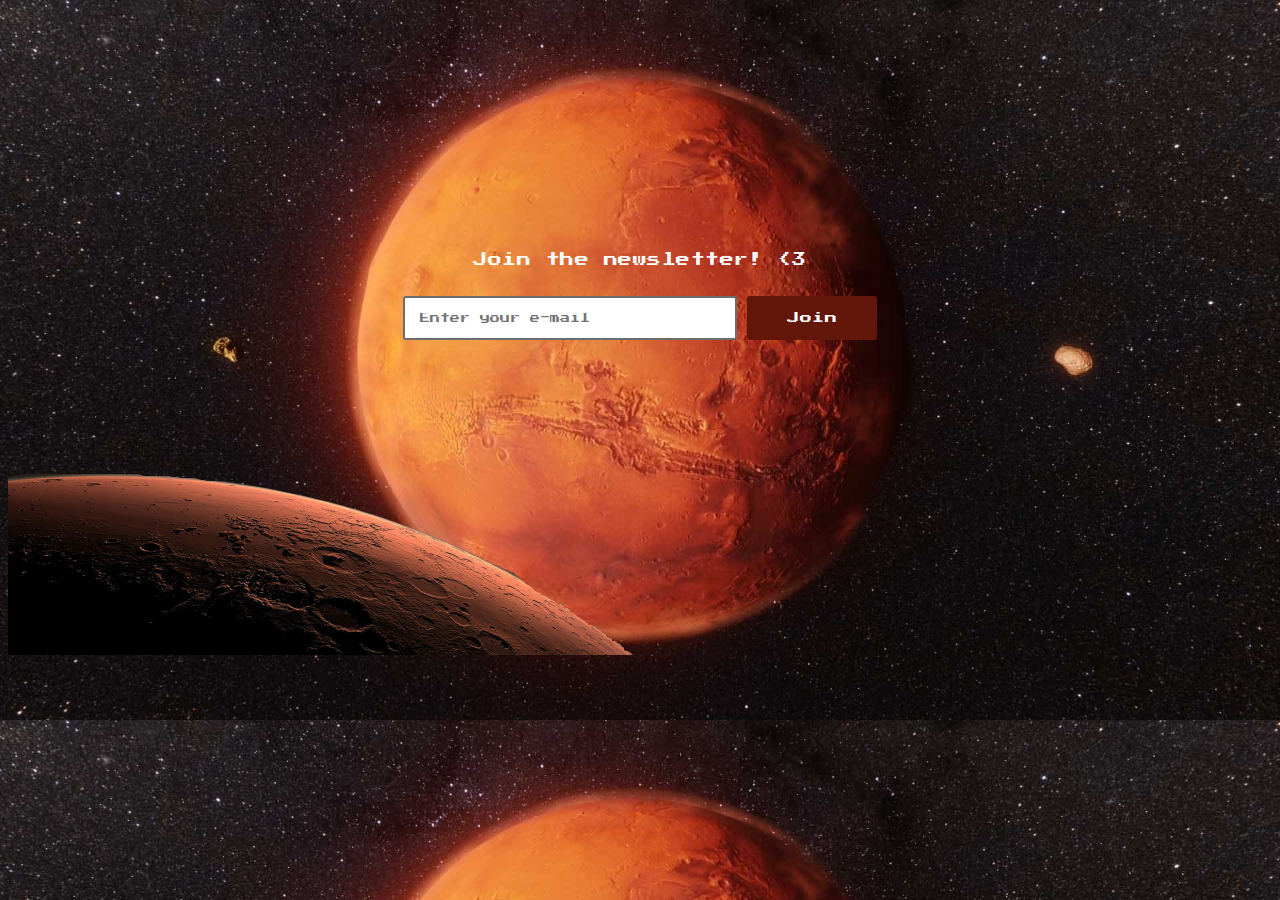
<file: index.html>
<!DOCTYPE html>
<html>
    <head>
        <title>SignUp</title>
        <link rel="stylesheet" href="style.css">
        <link rel="stylesheet" href="https://fonts.googleapis.com/css?family=Press+Start+2P">
        
    </head>

<body>
<section class="Signup">
    <div class="Signup__text">
      Join the newsletter! &lt3
    </div>
    <form class="Signup__form" id="newsletter" action="auth.php" method="post">
      <input type="text" placeholder="Enter your e-mail" name="Email" required>
      <button form="newsletter" type="submit" class="Signup__button" action="auth.php" method="post" >Join</button>
    </form>
</section>
<section>
    <div class="png-img">
      <img src="mars_fg2.png">
    </div>
</section>
<script src="script.js"></script>
</body>
</html>
</file>
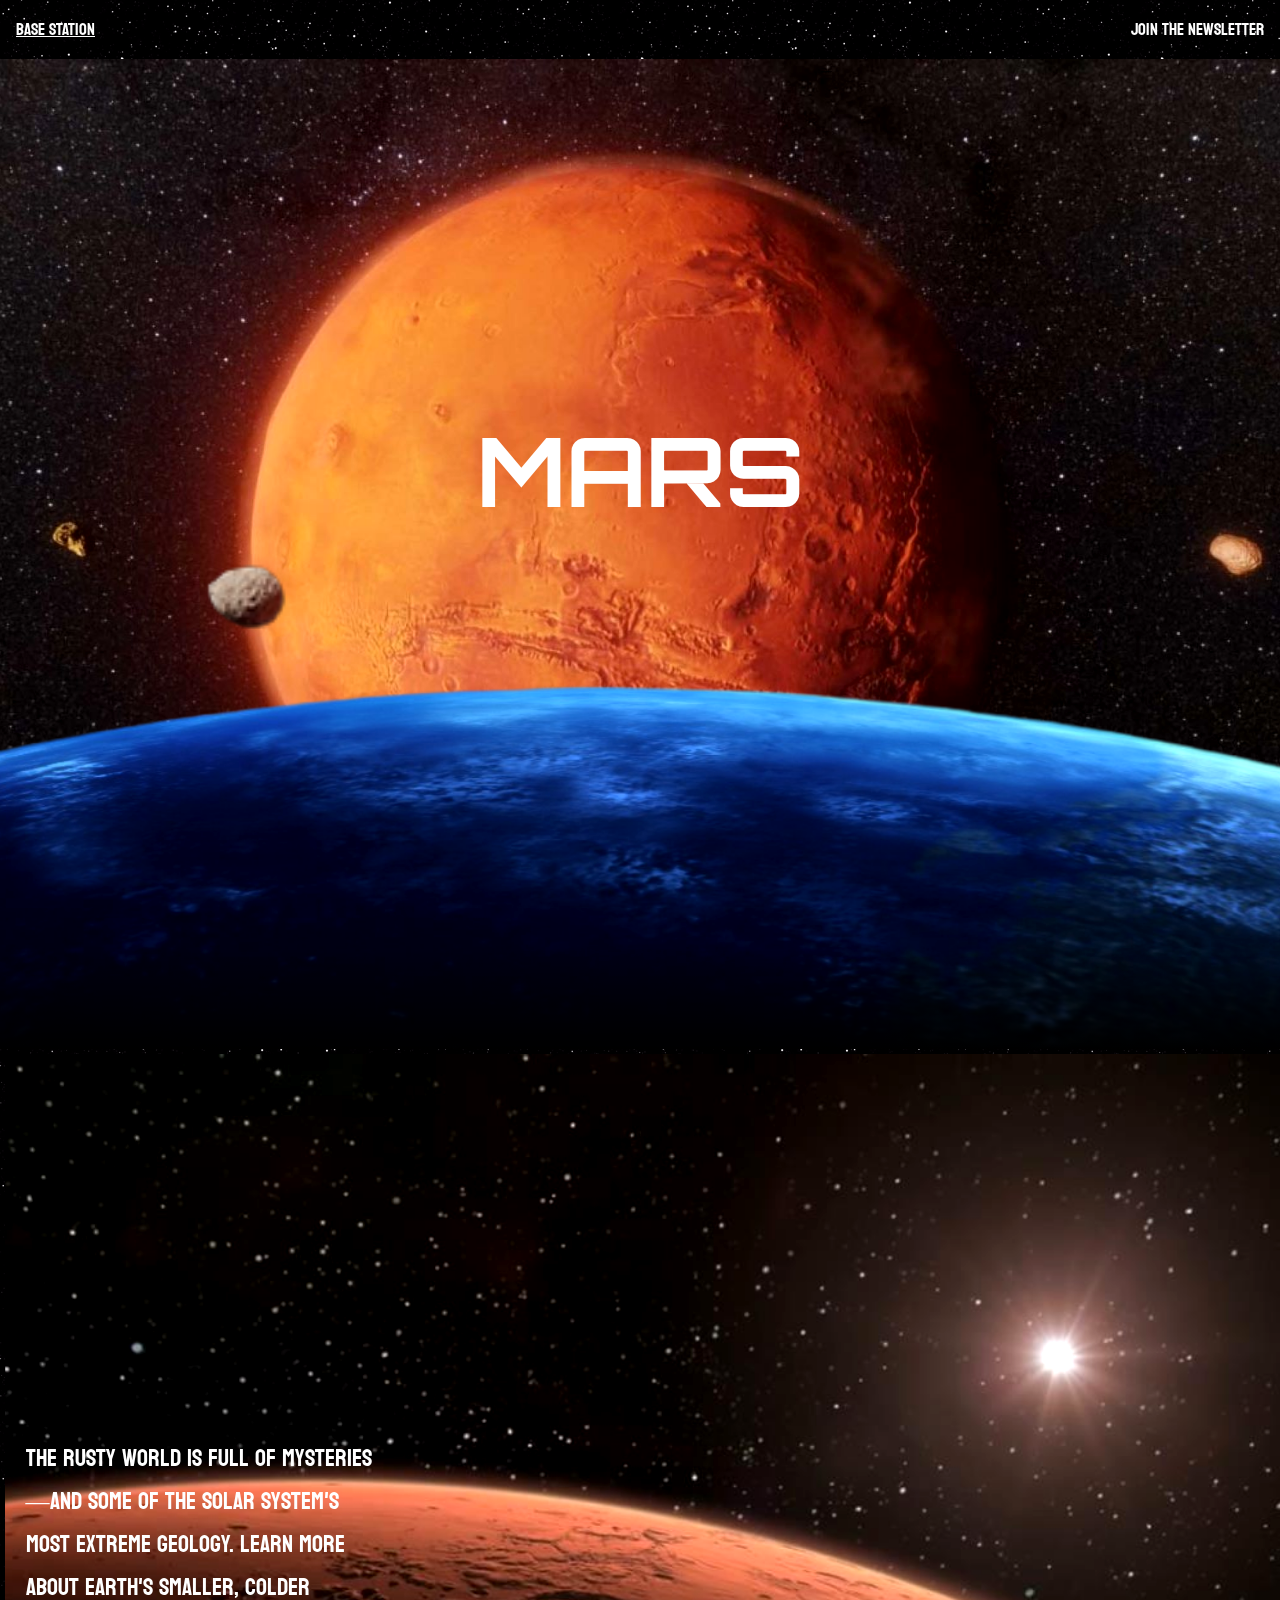
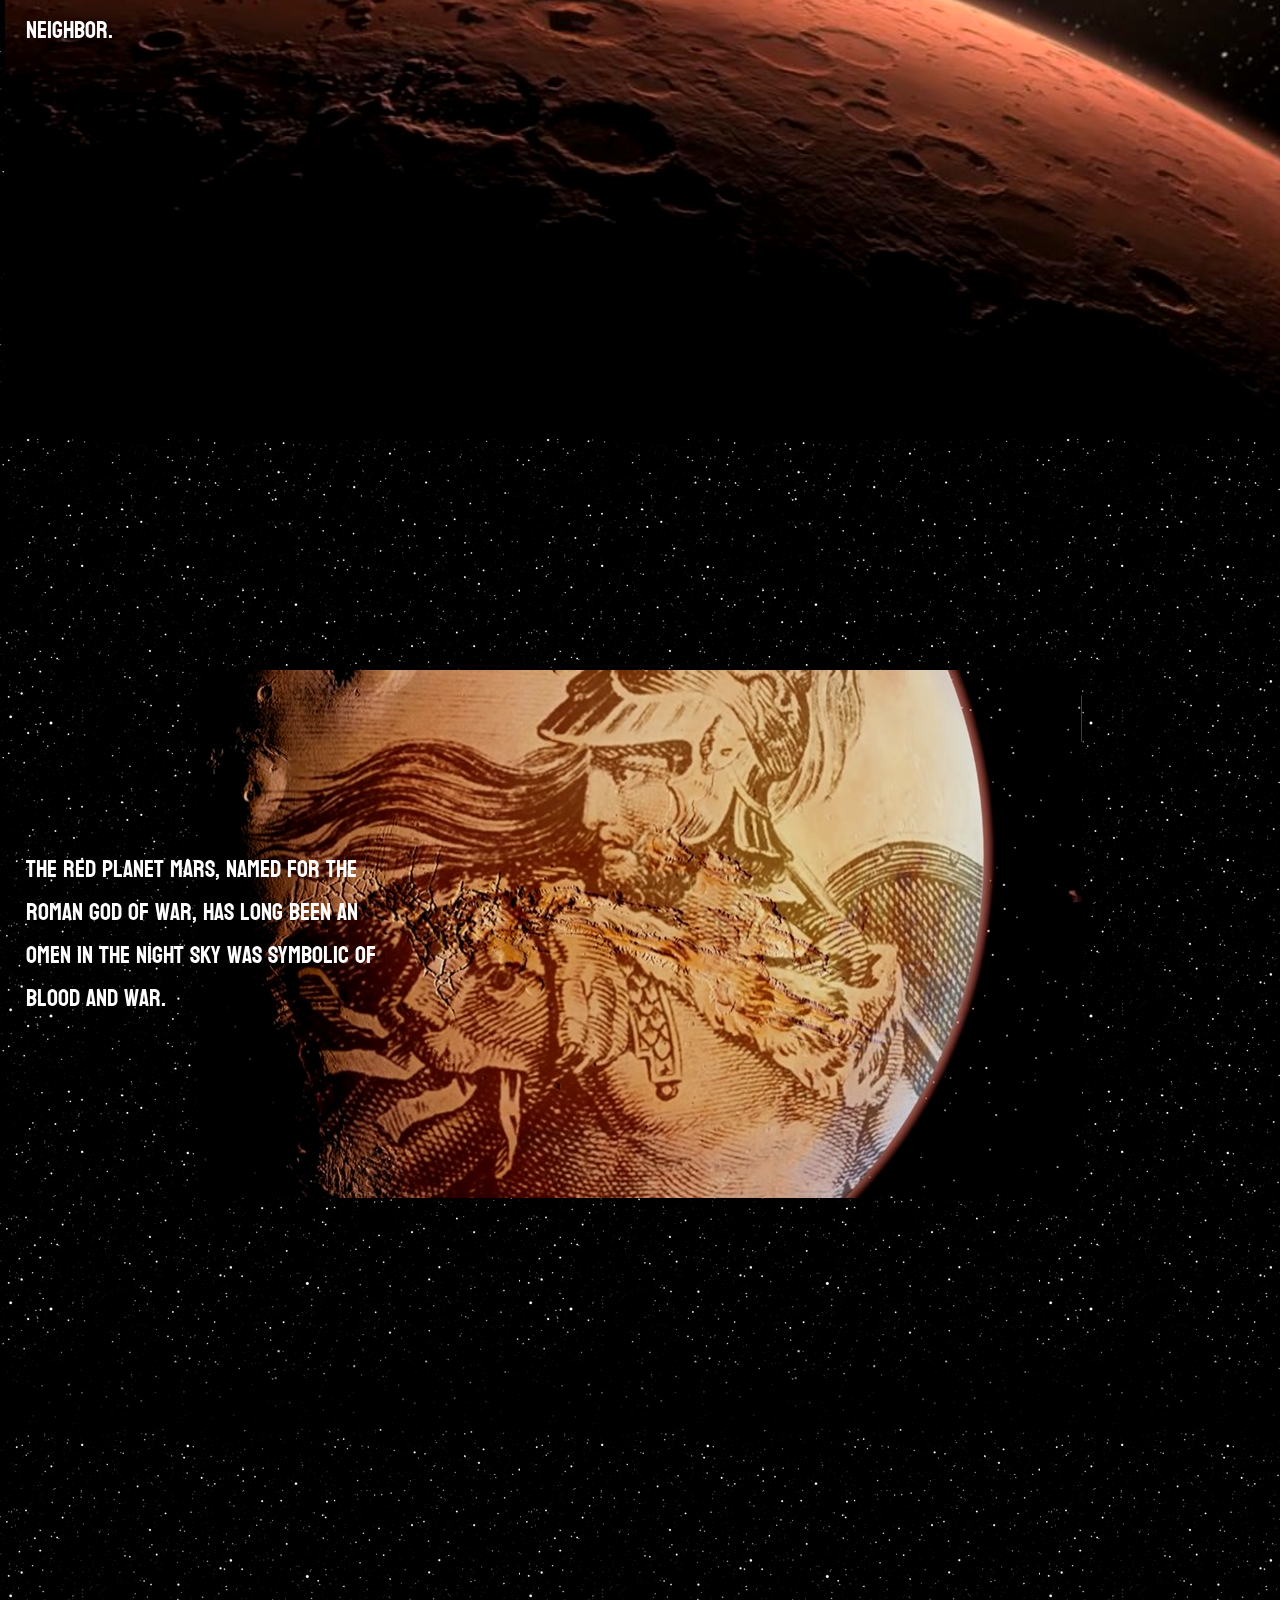
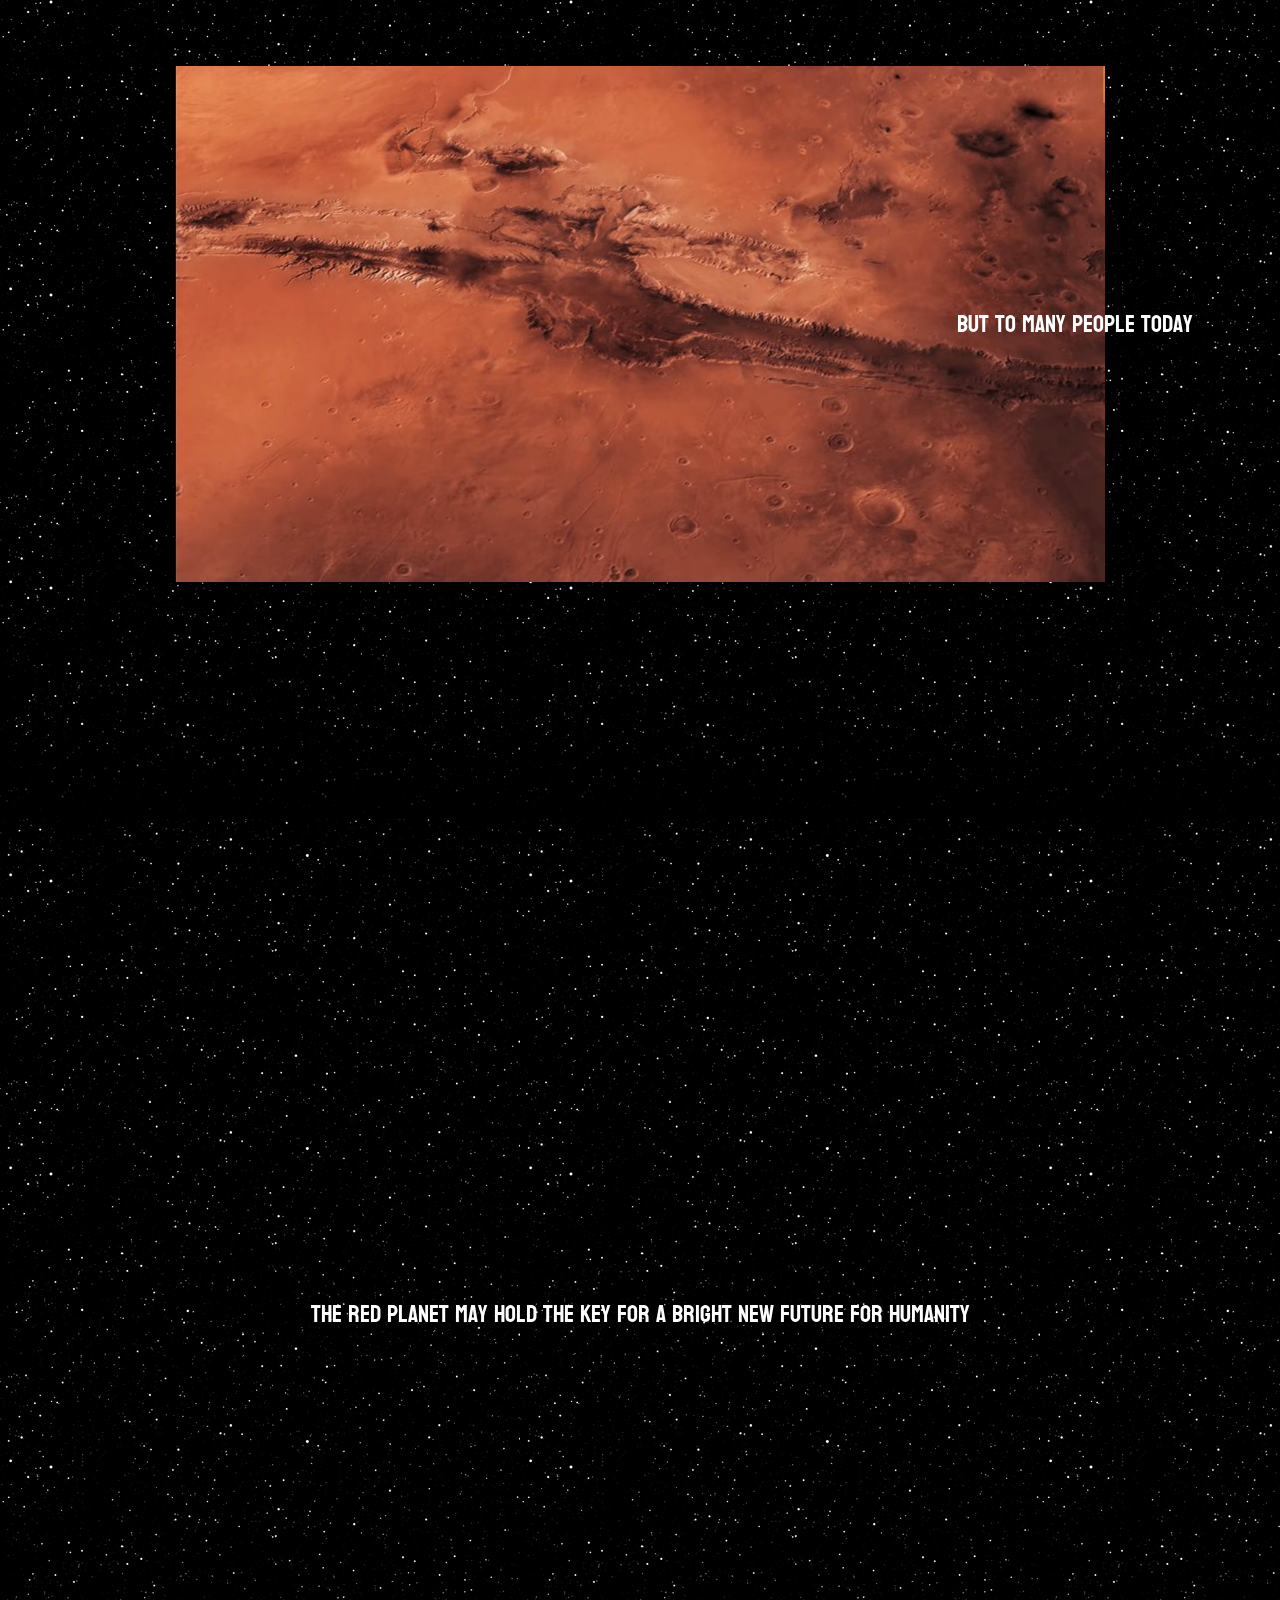
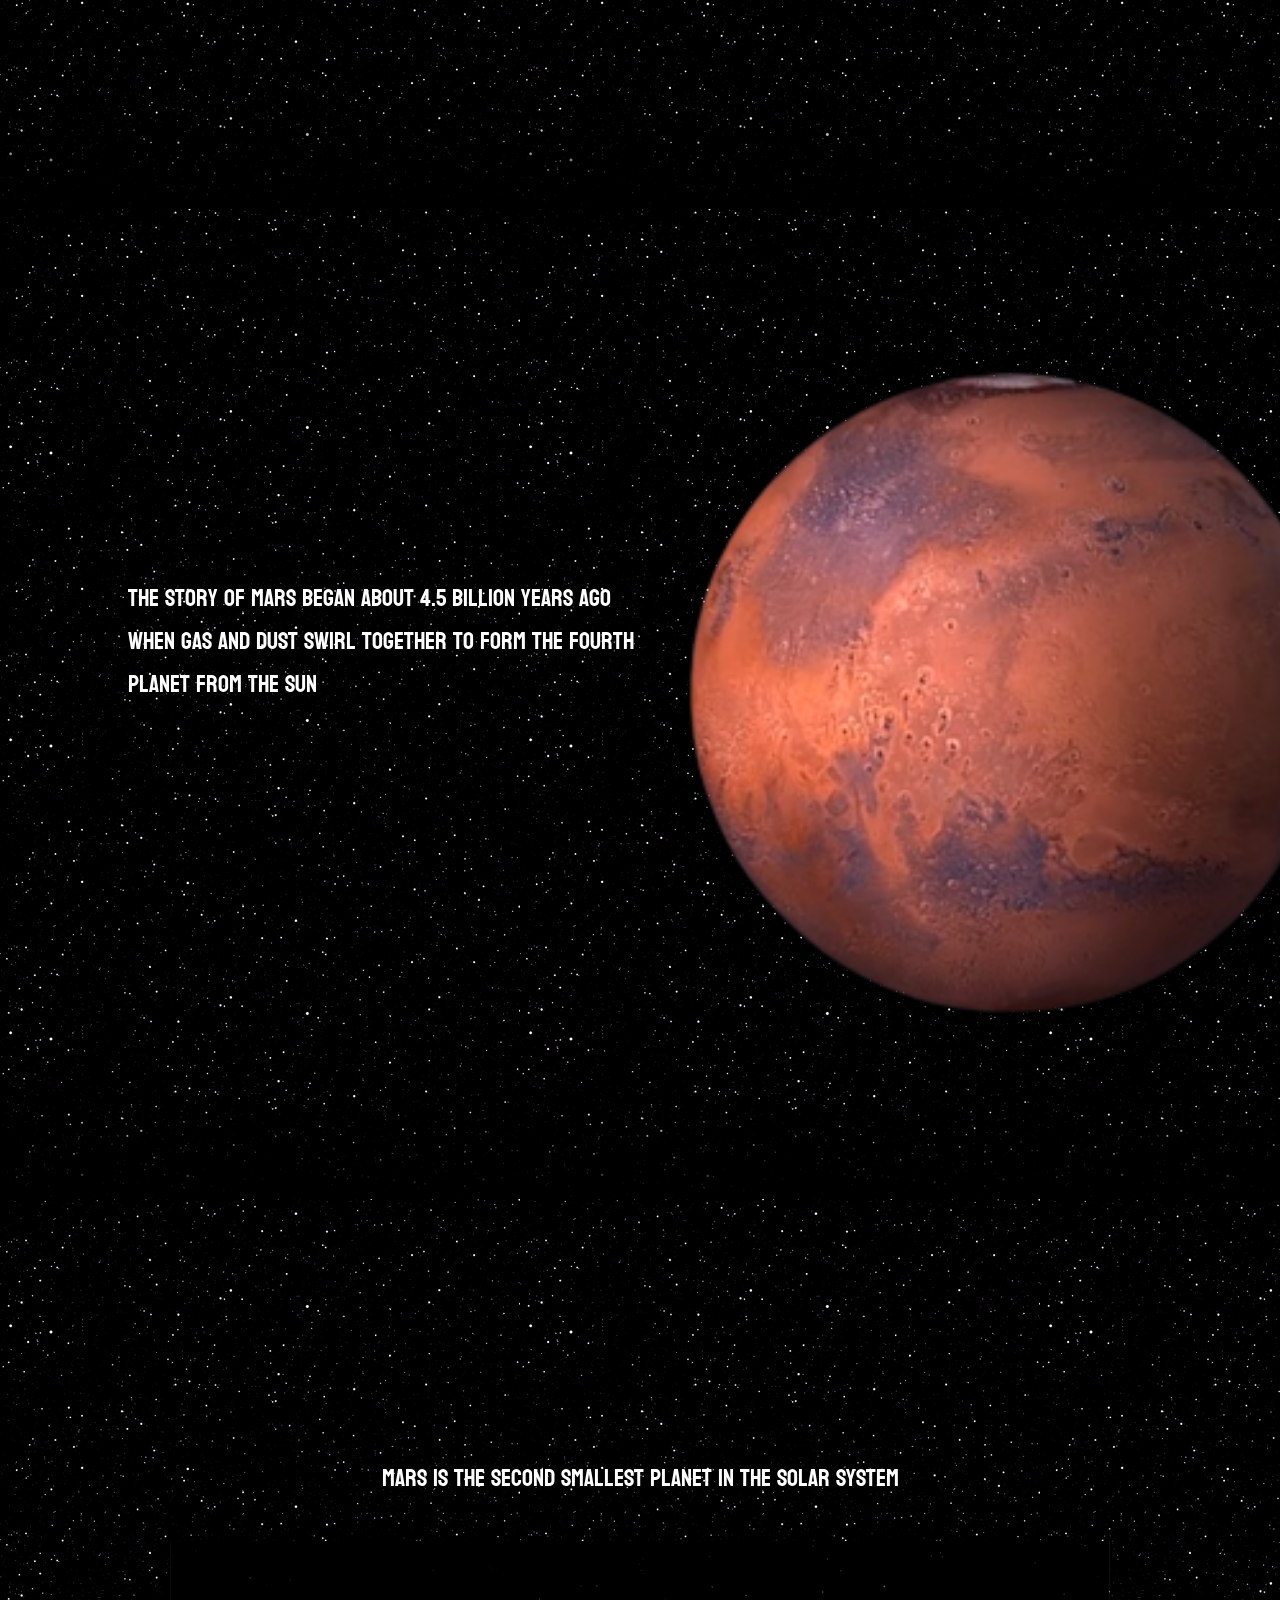
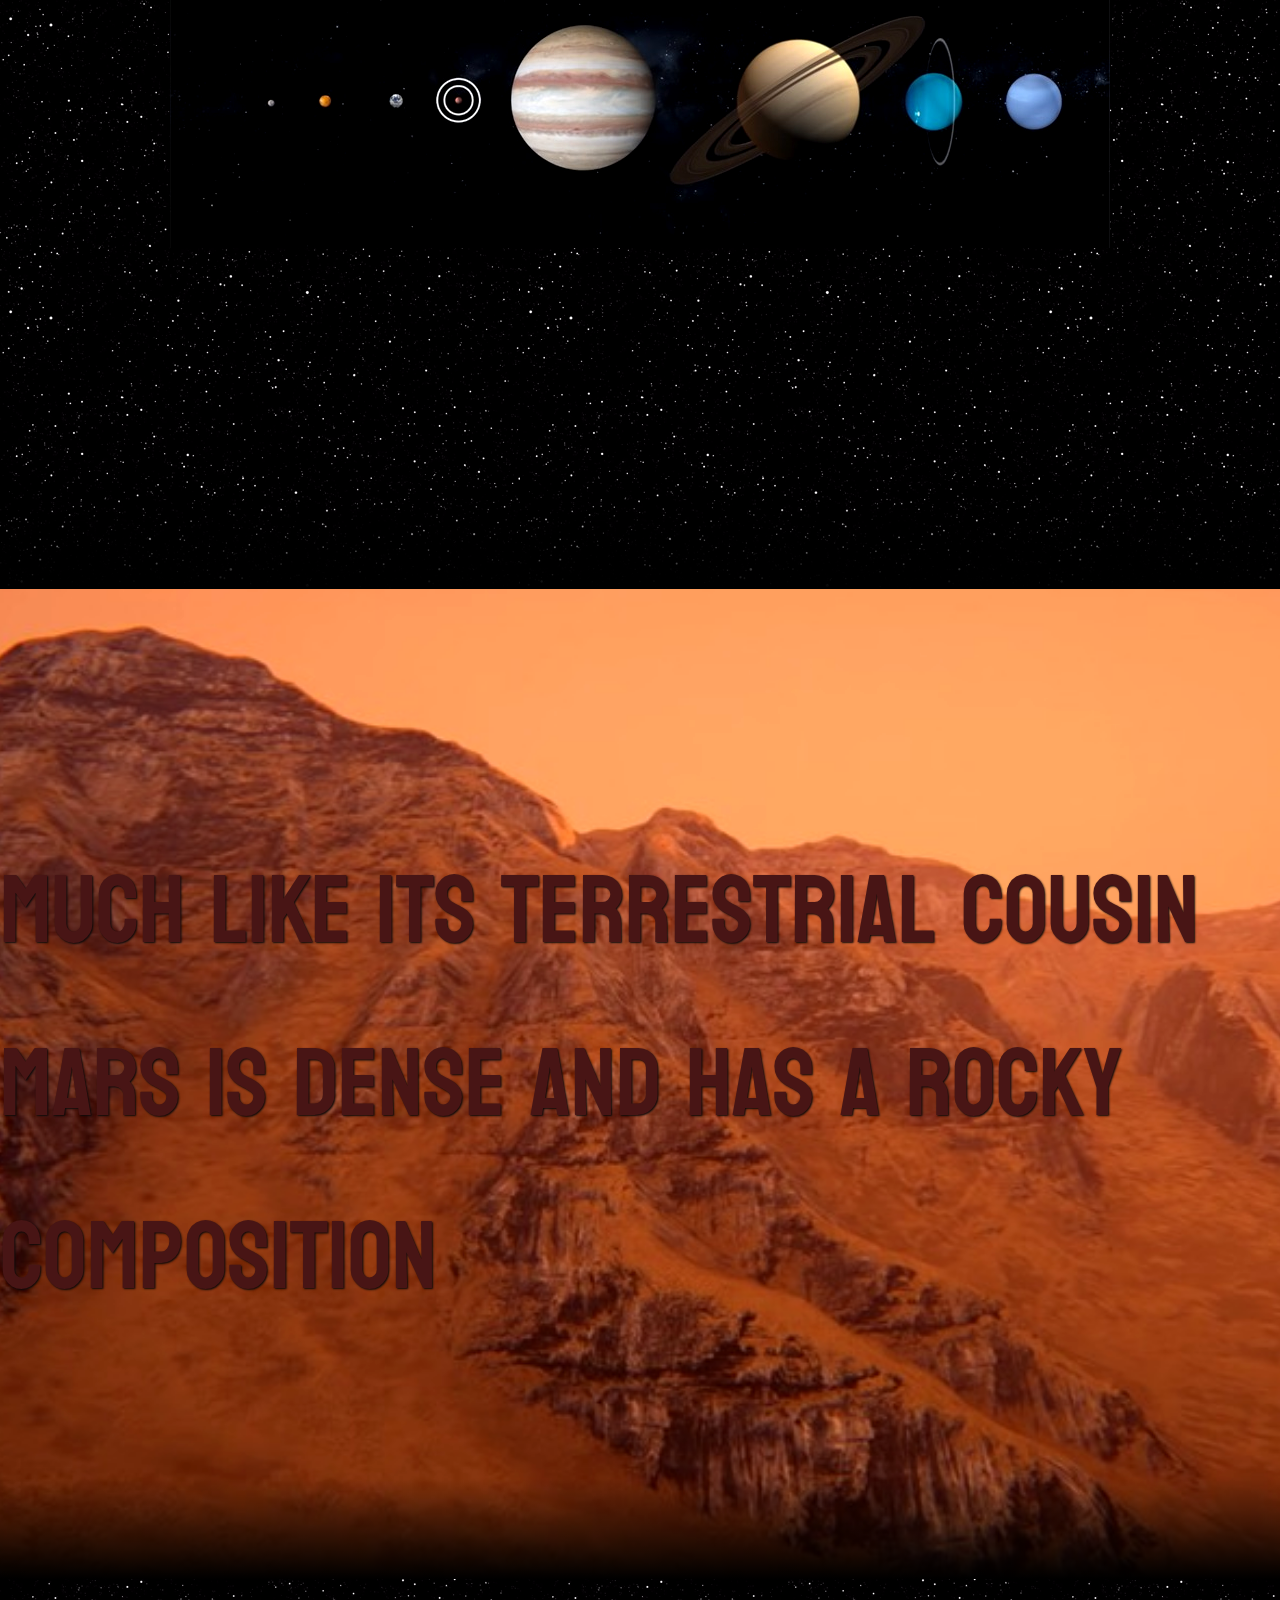
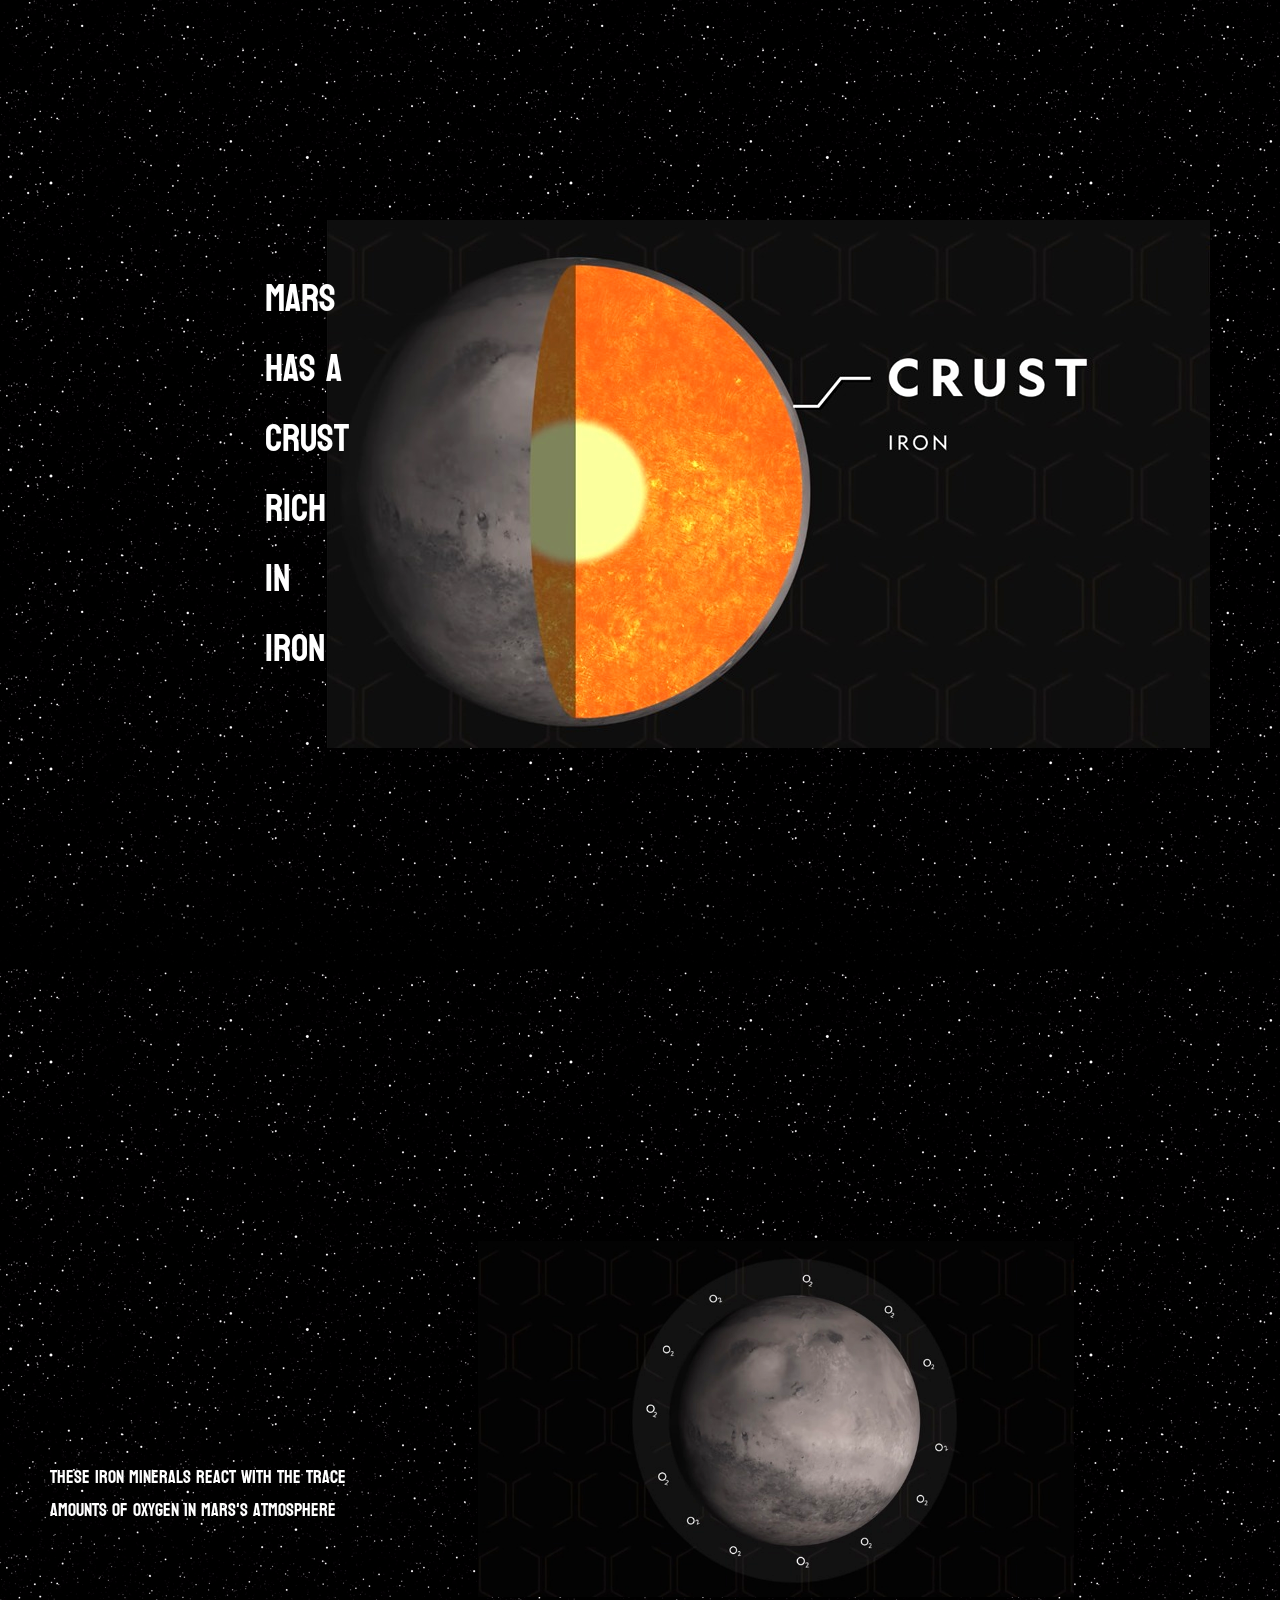
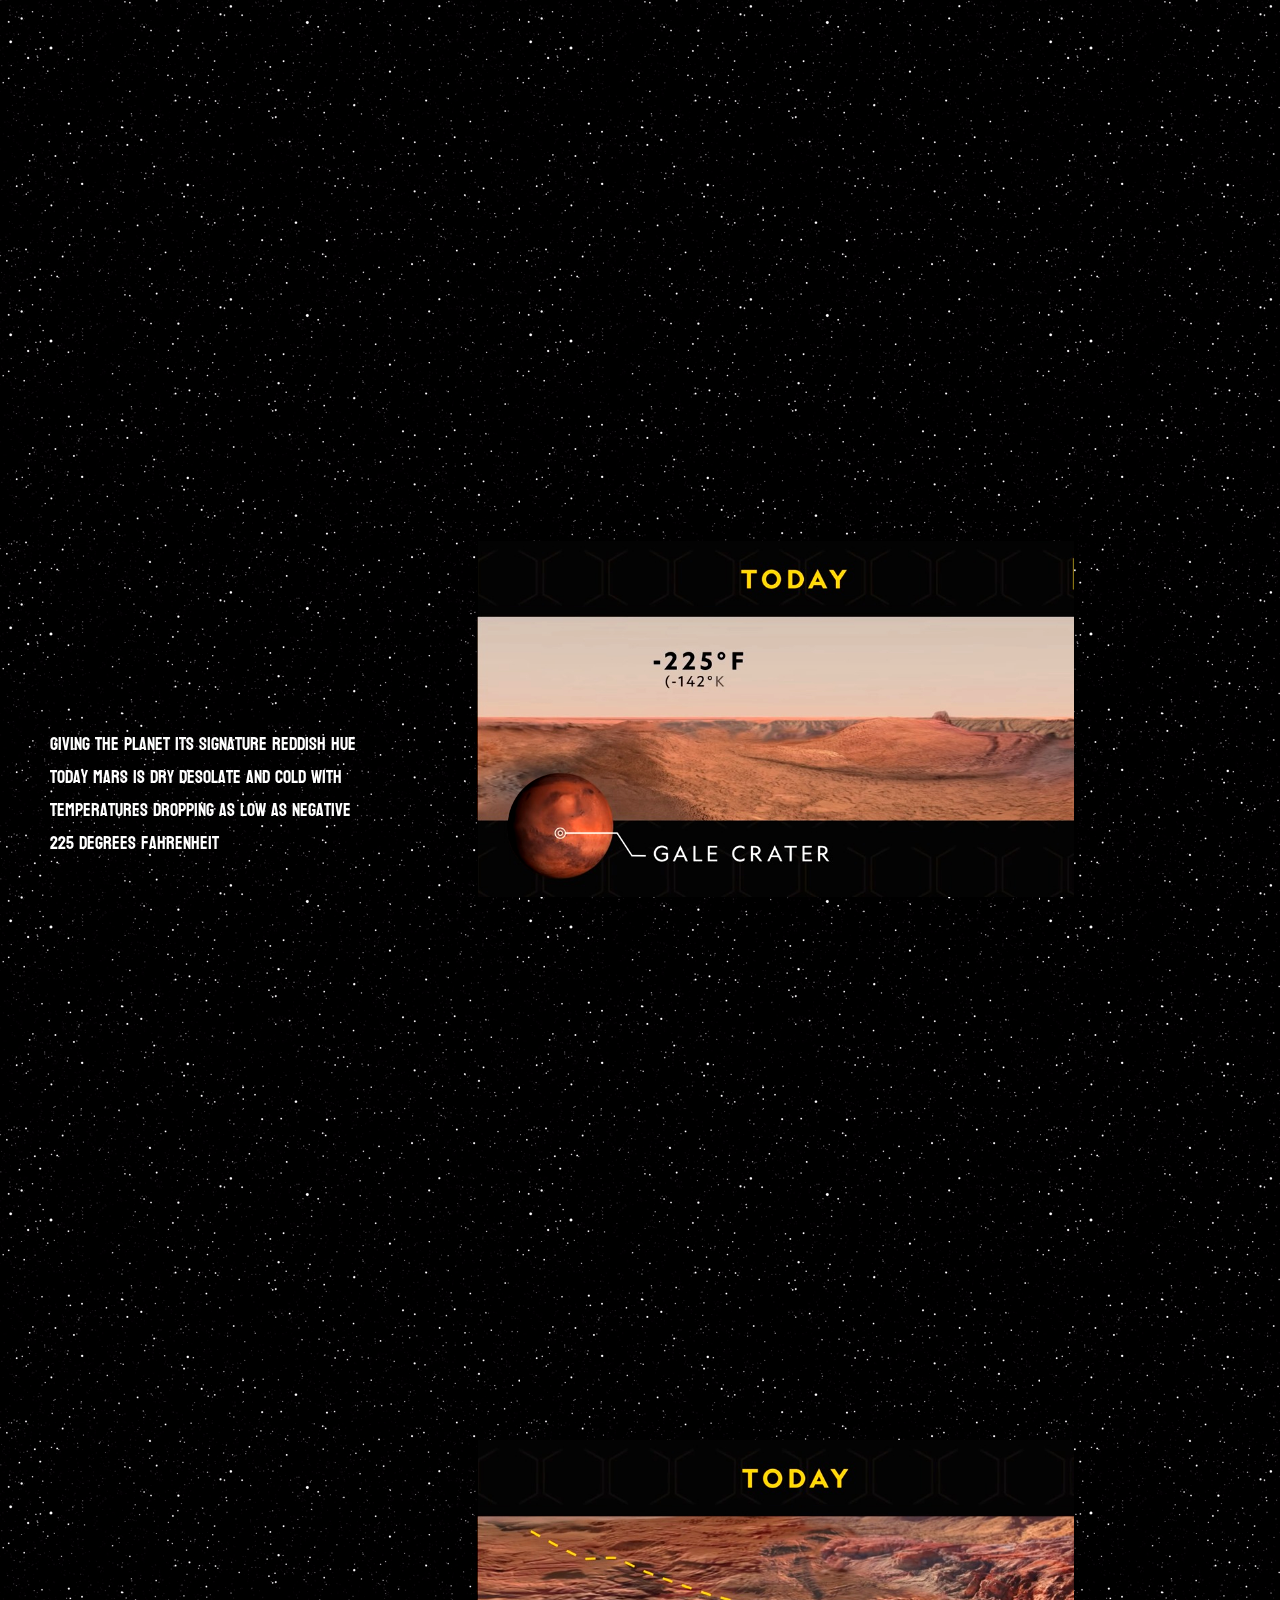
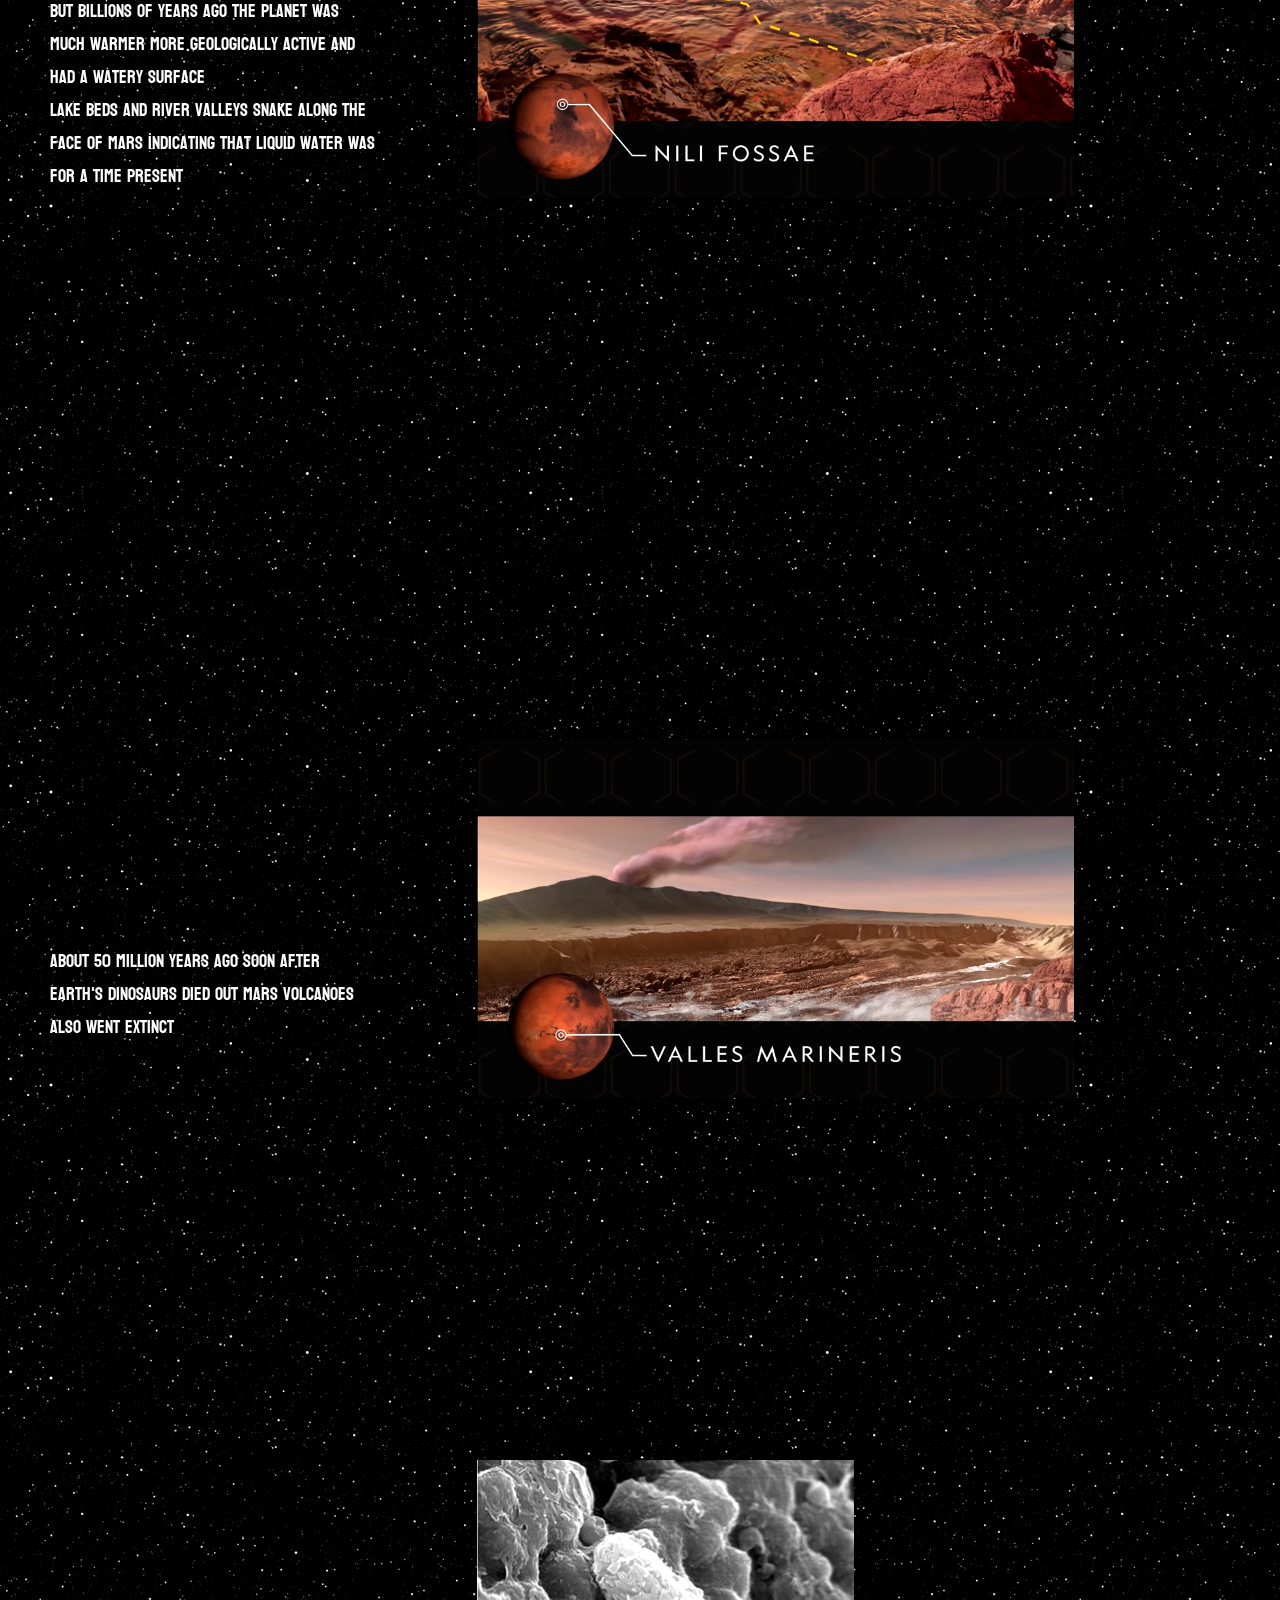
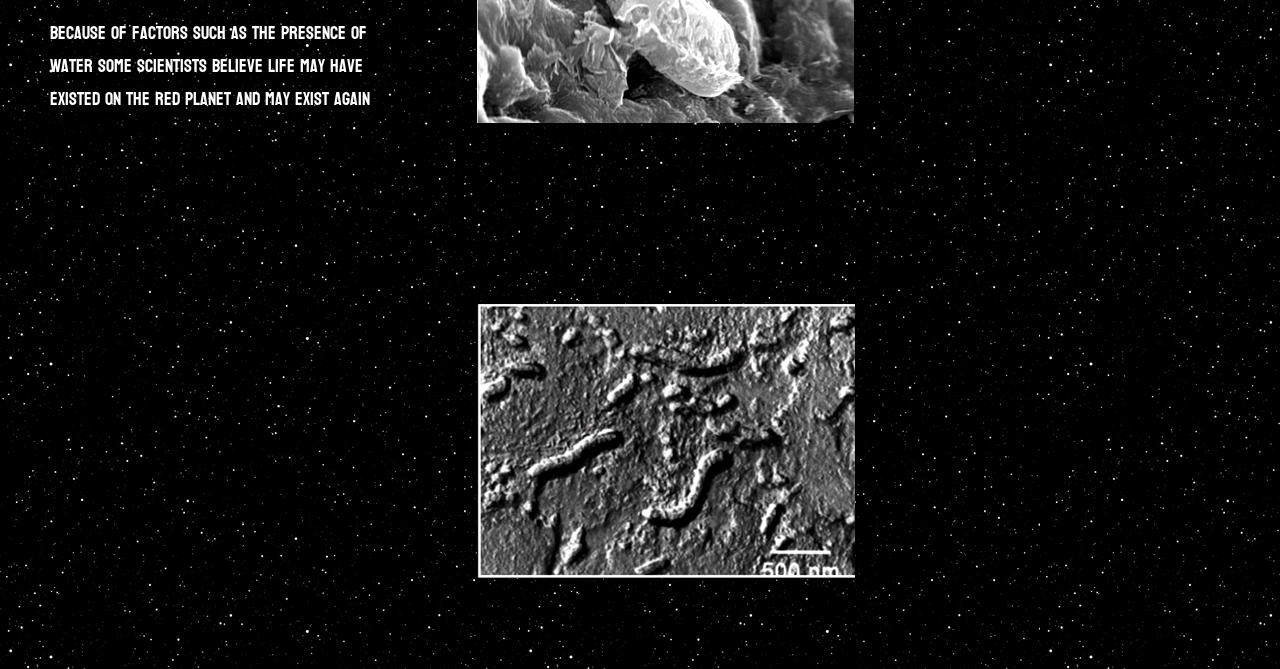
<file: basestation/index.html>
<!DOCTYPE html>
<html>
    <head>
        <meta charset="utf-8">
        <meta http-equiv="X-UA-Compatible" content="IE=edge">
        <title>image hover effect</title>
        <meta name="description" content="">
        <meta name="viewport" content="width=device-width, initial-scale=1">
        <link rel="stylesheet" href="style.css">
        <link rel="preconnect" href="https://fonts.googleapis.com">
<link rel="preconnect" href="https://fonts.gstatic.com" crossorigin>
<link href="https://fonts.googleapis.com/css2?family=Koulen&family=Orbitron:wght@500&display=swap" rel="stylesheet">

    </head>
    <body>
        
        <header>
            <div class="topnav" id="myTopnav">
                <a href="#home" class="active" onclick="alertMessage()">BASE STATION</a>
                <a href="C:\xampp\htdocs\newsletter\index.html">join the newsletter</a>
            </div>
        </header>
       
        <section> 
            <img  src="mars_bg2.jpeg" id="bg" >
            <img src="0_planet-Mars-with-it-moons-Phobos-and-Deimos-removebg-preview.png" id="moon">
            <!-- add two different images for moon and have them move in different directions -->
            <img src="earth-wallpapers-4-removebg.png" id="earth">
            <h2 id="text">MARS</h2>   
        </section>

        <section>
            <img src="mars_content/pic1.jpg" id="imgone">
            <div id="txtone"><p>The rusty world is full of mysteries—and some of the solar system's most extreme geology. 
                Learn more about Earth's smaller, colder neighbor.</p></div>
        </section>

        <section>
            <img src="mars_content/pic2.jpg" id="imgtwo">
            <div id="txttwo"><p>The red planet Mars, named for the Roman god of war, has long been an omen in the night sky was symbolic of blood and war. </p></div>
        </section>

        <section>
            <img src="mars_content/pic3.jpeg" id="imgthree">
            <div id="txtthree"><p>but to many people today</p></div>
            <!-- <img src="mars_content/pic4-new.png" id="imgfour"> -->
        </section>

        <section>
            
            <div id="txtfour"><p>the red planet may hold the key
                for a bright new future for humanity</p></div>
        </section>
        
        <section>
            <img src="mars_content/pic5-removebg.png" id="imgfive">
            <div id="txtfive"><p><br><br><br><br><br><br><br><br><br>the story of mars began about 4.5
                billion years ago when gas and dust
                swirl together to form the fourth planet
                from the sun</p></div>
        </section>

        <section>
            <div id="txtsix"><p> mars is the second smallest planet in
                the solar system</p></div>
            <img src="mars_content/pic6.jpeg" id="imgsix"> 
        </section>

        <section>
            <img src="mars_content/pic9.jpeg" id="imgnine">
            <div id="txtnine"><p>much like its terrestrial cousin mars is
                dense and has a rocky composition</p></div>
        </section>

        <section>
            <img src="mars_content/pic12.jpeg" id="imgtwl">
            <div id="txttwl"><p>Mars has a crust rich in iron</p></div>
        </section>

        

        <div class="story"> 
            <p class="storytext">
              these iron minerals react with the trace
              amounts of oxygen in mars's atmosphere
            </p>
            <img id="mars-rust" onmouseover="setNewImg()" onmouseout="setOldImg()" class="storyimg" src="mars_content/pic13.jpeg">
          </div>
  
         
        
          <div class="story"> 
            <p class="storytext">
              giving the planet its signature reddish hue <br>
              today mars is dry desolate and cold with temperatures dropping as low as negative
              225 degrees fahrenheit 
            </p>
            <img id="gale-center" onmouseover="setNewImg()" onmouseout="setOldImg()" class="storyimg" src="mars_content/pic16.jpeg">
          </div>
  
        
  
          <div class="story"> 
            <p class="storytext">
              but billions of years ago the planet was
              much warmer more geologically active and
              had a watery surface <br>
              lake beds and river valleys snake along
              the face of mars indicating that liquid
              water was for a time present 
            </p>
            <img id="nili" onmouseover="setNewImg()" onmouseout="setOldImg()" class="storyimg" src="mars_content/pic19.jpeg">
          </div>
  
          <div class="story"> 
            <p class="storytext">
              about 50 million years ago soon
              after earth's dinosaurs died out mars
              volcanoes also went extinct
            </p>
            <img id="volcano" onmouseover="setNewImg()" onmouseout="setOldImg()" class="storyimg" src="mars_content/pic22.jpeg">
          </div>
  
          
        <div class="story"> 
            <p class="storytext">    
            because of factors such as the presence
            of water some scientists believe life
            may have existed on the red planet and
            may exist again
          </p>
            <img class="storyimg" src="mars_content/pic29.jpeg">
            <img class="storyimg" src="mars_content/pic30.jpeg">
          </div>



        <script src="script.js" async defer></script>
    </body>
</html>
</file>
<file: style.css>
.Signup{
	margin-top: 250px;
	z-index: 2;
}

body{
	background-image: url("WhatsApp\ Image\ 2022-05-09\ at\ 11.42.33\ AM.jpeg");
	z-index: 0;
	background-attachment: fixed;
}

.Signup__text {
	text-align: center;
	margin: 0 auto 25px;
	font-family : 'Press Start 2P', serif;
	color: #ffffff;
	letter-spacing: 0.5px;
	font-size: 14px;
	line-height: 1.5em;
	width: 90%;
}

.Signup__form {
	display: flex;
	justify-content: center;
}
	
.png-img {
	display: block;
	margin-bottom: 0;
	margin-top: 10%;
	margin-left: 0;
	margin-right: 80%;
	position: relative;	
	z-index: 1;
}
	
input {
	border: 2px solid #6d6d6d;
	border-radius: 3px;
	padding: 15px;
	font-family: 'Press Start 2P', serif;
	font-size: 10px;
	margin-right: 10px;
	color: #6d6d6d;
	width: 90%;
	max-width: 300px;
	cursor: cell;
	@media (max-width 540px)
		display block
		margin 0 auto 25px
	&:focus
		outline none
		border 2px solid #DB4646
		box-shadow inset 1px 1px 2px 0 #c9c9c9
		
}

.Signup__button {
	font-family: 'Press Start 2P', serif;
	color: #fff;
	background: rgb(99,23,10); 
	border: 2px rgb(99,23,10);
	border-radius: 3px;
	letter-spacing: 0.5px;
	padding: 0 40px;
    font-size: 12px;
    cursor: cell;
	@media (max-width 540px)
		display block
		margin 0 auto 50px
		padding 15px 40px
	&:hover
		background lighten(#DB4646, 10%)
		border-color lighten(#DB4646, 10%)
	&:active
		cursor pointer
		background darken(#DB4646, 10%)
		border-color darken(#DB4646, 10%)
	&:focus
		outline none
}
</file>
<file: basestation/style.css>
*{
    margin:0;
    padding:0;
    font-family: 'Koulen', cursive;
}
body{
    background-color:rgb(255, 255, 255);
    background-image: url("1_Hour_Space_Flight_Star_field.gif");
    background-repeat: repeat;
    min-height: 1500px;
    overscroll-behavior:hidden;
}
/* STYLING THE NAV BAR */
    
.topnav {
    
    background-color: transparent;
    overflow: hidden;
  }
  
  /* Style the links inside the navigation bar */
  .topnav a {
    float: right;
    display: block;
    color: #ffffff;
    text-align: center;
    padding: 14px 16px;
    text-decoration: none;
    font-size: 17px;
    transition: all 0.5s ease-out;
  }
  
  
  /* Change the color of links on hover */
  .topnav a:hover {
    
    cursor: cell;
    text-decoration: underline;
    
  }
  
  /* Add an active class to highlight the current page */
  .topnav a.active {
    
    float: left;
    color: white;
  }
  
  
/* STYLING THE SECTION */
section{
    position: relative;
    width:100%;
    height:110vh;
    overflow: hidden;
    display:flex;
    justify-content: center;
    align-items: center;
    scroll-behavior: smooth;
    text-align: left;
     
}

section img{
    position: absolute;
    top:0;
    left: 0;
    width: 100%;
    height: 100%;
    object-fit: cover;
    filter: contrast(110%);
    
}

section div{
  position: relative;
}


section:before{
    content: '';
    position: absolute;
    bottom:0;
    width: 100%;
    height: 100px;
    background: linear-gradient(to top ,black ,transparent);
    z-index:1000 ;
}
section:after{
    content: '';
    position: absolute;
    top: 0;
    left: 0;
    bottom:0;
    width: 100%;
    height: 100%;
   mix-blend-mode: screen;
  
}

#text{
    position: relative;
    color: rgb(255, 255, 255);
    font-family: 'Orbitron', sans-serif;
    padding-bottom: 1.75em;
    font-size: 6em;
    z-index: 2;
}

#earth{
  z-index:3;
}

#imgone{
  justify-content: center;
  margin-left: auto;
  margin-right: auto;
  padding: 5px;
}

#txtone{
  z-index: 4;
  color: #ffffff;
  font-size: 1.5em;
  margin-left: 2%;
  margin-right: 70%;
  font-family: 'Koulen', cursive;
}

#imgtwo, #imgthree{
  object-fit: scale-down;
  /* padding: 1px; */
  
}

#imgfour{
  z-index: 1000;
}

#txttwo, #txtthree{
  z-index: 4444444444;
  color: #ffffff;
  font-size: 1.5em;
  font-family: 'Koulen', cursive;
  margin-left: 2%;
  margin-right: 70%;
}

#txtthree{
  margin-right: 2%;
  margin-left: 70%;
}

#txtfour, #txtfive, #txtsix, #txttwl, #txtthir{
  z-index: 4;
  color: #ffffff;
  font-size: 1.5em;
}

#txtfive{
  margin-right: 50%;
  margin-left: 10%;
  margin-bottom: 40%;
 
}

#imgsix{
  object-fit: scale-down;
}

#txtsix{
  margin-bottom: 18em;
}

#txtnine{
  font-size: 6em;
  color: rgb(72, 21, 21);
  position: absolute;
  text-shadow: 1px 1px 2px rgb(12, 10, 10);
}

#imgtwl{
  object-fit: scale-down;
  padding: 10px 0px 10px 100px;
  padding-left: 8em;
}

#txttwl{
  font-size: 2.4em;
  margin-right: 89%;
  margin-left: 37%; 
}

#txtthir{
  margin-left: 89%;
  margin-right: 37%; 
}

.club1 img{
  object-fit: scale-down;
  margin-right: 20em;
  overflow-x: hidden;
}

.story{
  
  display:grid;
  grid-template-columns:  1fr  1fr 1fr;
  align-items:center;
  justify-content:flex-end;
  max-width :100%;
  height: 100vh;

}

.storyimg{
  grid-column: 2/4;
  padding:50px;

  background-blend-mode: color;
  filter: contrast(120%);
  max-width:70%;
  object-fit:stretch;
  justify-content: center;
  align-items: center;
  z-index:1000;
}
.storytext{
  grid-column: 1/2;
  color:white;
  font-size: large;
  padding: 50px;
  padding-top: 200px;
  justify-content: center;
  align-items: center;
  
}

#mars-rust, #gale-center, #nili, #volcano{
  cursor: cell;
}
</file>
